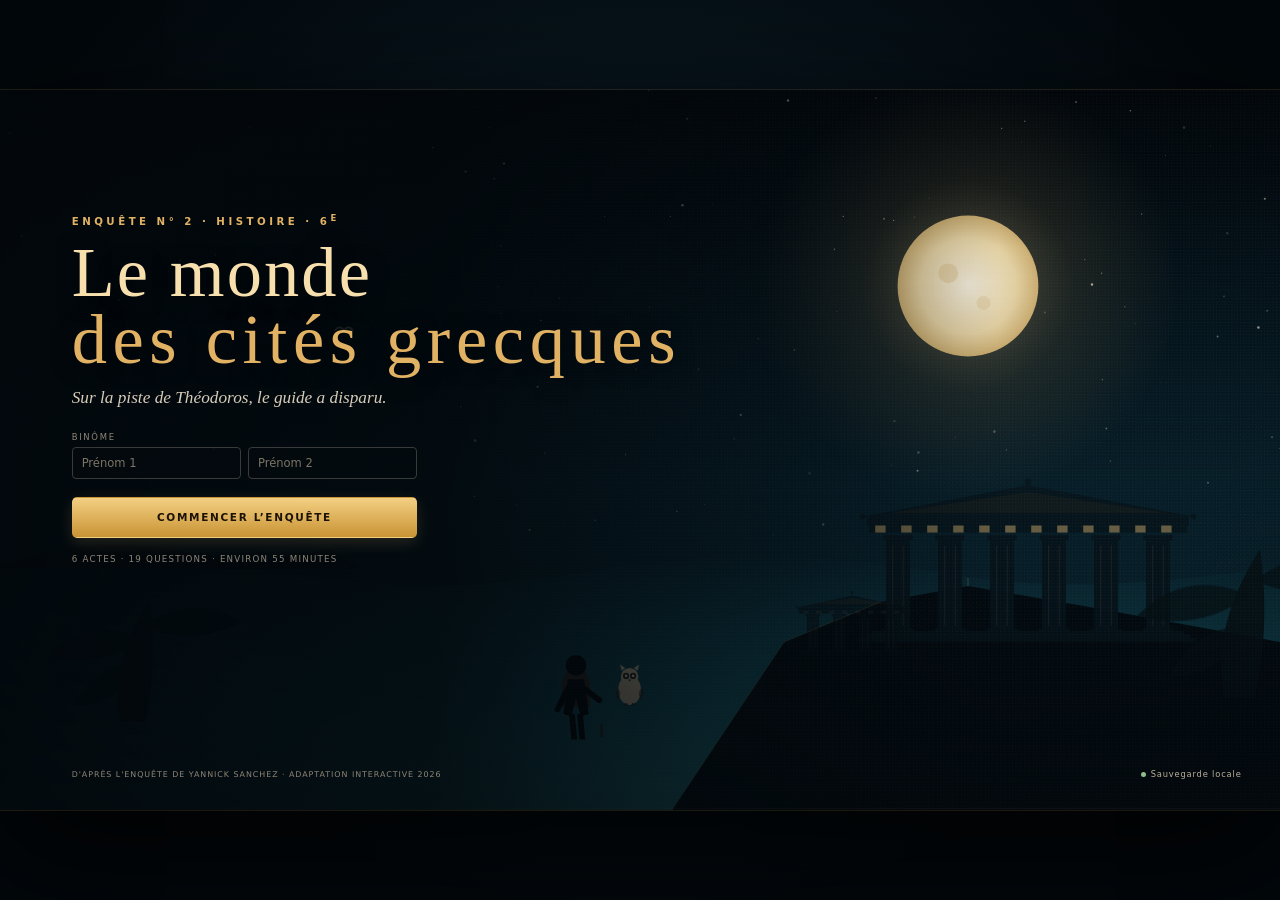
<file: index.html>
<!doctype html>
<html lang="fr">
<head>
<meta charset="utf-8">
<meta name="viewport" content="width=device-width, initial-scale=1, maximum-scale=1, viewport-fit=cover, user-scalable=no">
<meta name="theme-color" content="#050f16">
<meta name="description" content="Le monde des cités grecques — un jeu de piste interactif pour la classe de 6e : de Montpellier à Delphes, Athènes et au cap Sounion, sur la piste de Théodoros.">
<title>Le monde des cités grecques — Sur la piste de Théodoros</title>
<link rel="manifest" href="manifest.webmanifest">
<link rel="apple-touch-icon" href="icon-180.png">
<link rel="icon" href="icon-192.png">
<link rel="stylesheet" href="styles.css">
</head>
<body>

<svg class="sprite" aria-hidden="true" focusable="false">
  <symbol id="i-arrow" viewBox="0 0 24 24"><path d="M4 12h15M13 6l6 6-6 6" fill="none" stroke="currentColor" stroke-width="1.7" stroke-linecap="round" stroke-linejoin="round"/></symbol>
  <symbol id="i-map" viewBox="0 0 24 24"><path d="M3 6.5 8.5 4l7 3 5.5-2.5v15L15.5 22l-7-3L3 21.5z" fill="none" stroke="currentColor" stroke-width="1.6" stroke-linejoin="round"/><path d="M8.5 4v15M15.5 7v15" fill="none" stroke="currentColor" stroke-width="1.3"/></symbol>
  <symbol id="i-book" viewBox="0 0 24 24"><path d="M4 5.5c2.5-1.2 5.3-1.2 8 0v14c-2.7-1.2-5.5-1.2-8 0zM12 5.5c2.7-1.2 5.5-1.2 8 0v14c-2.5-1.2-5.3-1.2-8 0z" fill="none" stroke="currentColor" stroke-width="1.5" stroke-linejoin="round"/></symbol>
  <symbol id="i-question" viewBox="0 0 24 24"><circle cx="12" cy="12" r="9" fill="none" stroke="currentColor" stroke-width="1.5"/><path d="M9.4 9.2c0-1.6 1.2-2.7 2.7-2.7 1.6 0 2.7 1 2.7 2.5 0 1.2-.7 1.8-1.7 2.4-.8.5-1.1 1-1.1 1.8v.3" fill="none" stroke="currentColor" stroke-width="1.6" stroke-linecap="round"/><circle cx="12" cy="16.9" r="1" fill="currentColor"/></symbol>
  <symbol id="i-close" viewBox="0 0 24 24"><path d="m6 6 12 12M18 6 6 18" fill="none" stroke="currentColor" stroke-width="1.7" stroke-linecap="round"/></symbol>
  <symbol id="i-search" viewBox="0 0 24 24"><circle cx="10.5" cy="10.5" r="6.5" fill="none" stroke="currentColor" stroke-width="1.6"/><path d="m15.5 15.5 4.5 4.5" fill="none" stroke="currentColor" stroke-width="1.6" stroke-linecap="round"/></symbol>
  <symbol id="i-wifi" viewBox="0 0 24 24"><path d="M3.5 9.2a12.5 12.5 0 0 1 17 0M6.8 12.7a7.5 7.5 0 0 1 10.4 0M10 16.2a3 3 0 0 1 4 0" fill="none" stroke="currentColor" stroke-width="1.7" stroke-linecap="round"/><circle cx="12" cy="19.4" r="1.2" fill="currentColor"/></symbol>
  <symbol id="i-check" viewBox="0 0 24 24"><path d="m5 12.5 4.5 4.5L19 7" fill="none" stroke="currentColor" stroke-width="1.8" stroke-linecap="round" stroke-linejoin="round"/></symbol>
  <symbol id="i-rotate" viewBox="0 0 24 24"><path d="M20 8.5A8.5 8.5 0 1 0 20.2 15" fill="none" stroke="currentColor" stroke-width="1.6" stroke-linecap="round"/><path d="M20.5 4v5h-5" fill="none" stroke="currentColor" stroke-width="1.6" stroke-linecap="round" stroke-linejoin="round"/></symbol>
  <symbol id="i-print" viewBox="0 0 24 24"><path d="M7 9V4h10v5M7 17H5a2 2 0 0 1-2-2v-4a2 2 0 0 1 2-2h14a2 2 0 0 1 2 2v4a2 2 0 0 1-2 2h-2M7 14h10v6H7z" fill="none" stroke="currentColor" stroke-width="1.5" stroke-linejoin="round"/></symbol>
  <symbol id="i-spark" viewBox="0 0 24 24"><path d="M12 2.5 13.8 9l6.7 1.8-6.7 1.9L12 19.5l-1.8-6.8L3.5 10.8 10.2 9z" fill="none" stroke="currentColor" stroke-width="1.3" stroke-linejoin="round"/></symbol>
</svg>

<div id="app">
  <div id="game">
    <div id="stage">
      <div id="art" class="scene-art" aria-hidden="true"></div>
      <div class="vignette" aria-hidden="true"></div>

      <header class="hud" id="hud">
        <div class="chapter">
          <p class="eyebrow" id="hudEyebrow">Enquête · Grèce antique · 6e</p>
          <h1 id="hudTitle">Le monde des cités grecques</h1>
          <p id="hudPlace">Montpellier · 7 h 00</p>
        </div>
        <div class="hud-actions">
          <button class="icon-btn" id="btnMap" type="button" title="Carte du voyage"><svg class="ico"><use href="#i-map"/></svg><span>Carte</span></button>
          <button class="icon-btn" id="btnCarnet" type="button" title="Mon carnet"><svg class="ico"><use href="#i-book"/></svg><span>Carnet</span><b id="carnetCount">0/19</b></button>
          <button class="icon-btn" id="btnHelp" type="button" title="Consignes"><svg class="ico"><use href="#i-question"/></svg><span>Aide</span></button>
          <span class="save-pill" id="saveState"><i></i>Sauvegardé</span>
        </div>
      </header>

      <div id="hotspots" class="hotspots"></div>
      <aside id="qrail" class="qrail" aria-label="Questions de la scène"></aside>

      <div class="dialogue" id="dialogue">
        <p class="who" id="dlgWho">Narrateur</p>
        <p class="text" id="dlgText"></p>
        <button class="next" id="dlgNext" type="button">Continuer <svg class="ico"><use href="#i-arrow"/></svg></button>
      </div>

      <div class="progressline">
        <span id="sceneCounter">Étape 1 / 16</span>
        <span class="bar"><i id="progressBar"></i></span>
        <span id="progressLabel">0 / 19 questions</span>
      </div>

      <div class="act-stamp" id="actStamp" aria-hidden="true">Acte I</div>
    </div>

    <div class="title-screen" id="titleScreen">
      <div class="title-inner">
        <p class="kicker">Enquête n° 2 · Histoire · 6<sup>e</sup></p>
        <h1>Le monde<br><span>des cités grecques</span></h1>
        <p class="tag">Sur la piste de Théodoros, le guide a disparu.</p>
        <div class="names">
          <label>Binôme
            <span class="name-row">
              <input id="name1" type="text" placeholder="Prénom 1" maxlength="24" autocomplete="off" spellcheck="false">
              <input id="name2" type="text" placeholder="Prénom 2" maxlength="24" autocomplete="off" spellcheck="false">
            </span>
          </label>
        </div>
        <div class="title-actions">
          <button class="btn primary" id="btnStart" type="button">Commencer l'enquête</button>
          <button class="btn ghost" id="btnResume" type="button" hidden>Reprendre l'enquête</button>
        </div>
        <p class="meta">6 actes · 19 questions · environ 55 minutes</p>
      </div>
      <p class="title-foot">D'après l'enquête de Yannick Sanchez · adaptation interactive 2026</p>
      <p class="title-save"><i></i> Sauvegarde locale</p>
    </div>

    <div class="rotate" id="rotate">
      <svg class="ico"><use href="#i-rotate"/></svg>
      <p>Passez l'iPad en paysage</p>
    </div>

    <div class="modal-layer" id="modalLayer">
      <div class="panel" id="panel" role="dialog" aria-modal="true" aria-labelledby="panelTitle"></div>
    </div>

    <div id="toast" class="toast" role="status" aria-live="polite"></div>
  </div>
</div>
<div id="printRoot"></div>

<script src="art.js"></script>
<script src="data.js"></script>
<script src="app.js"></script>
</body>
</html>
</file>
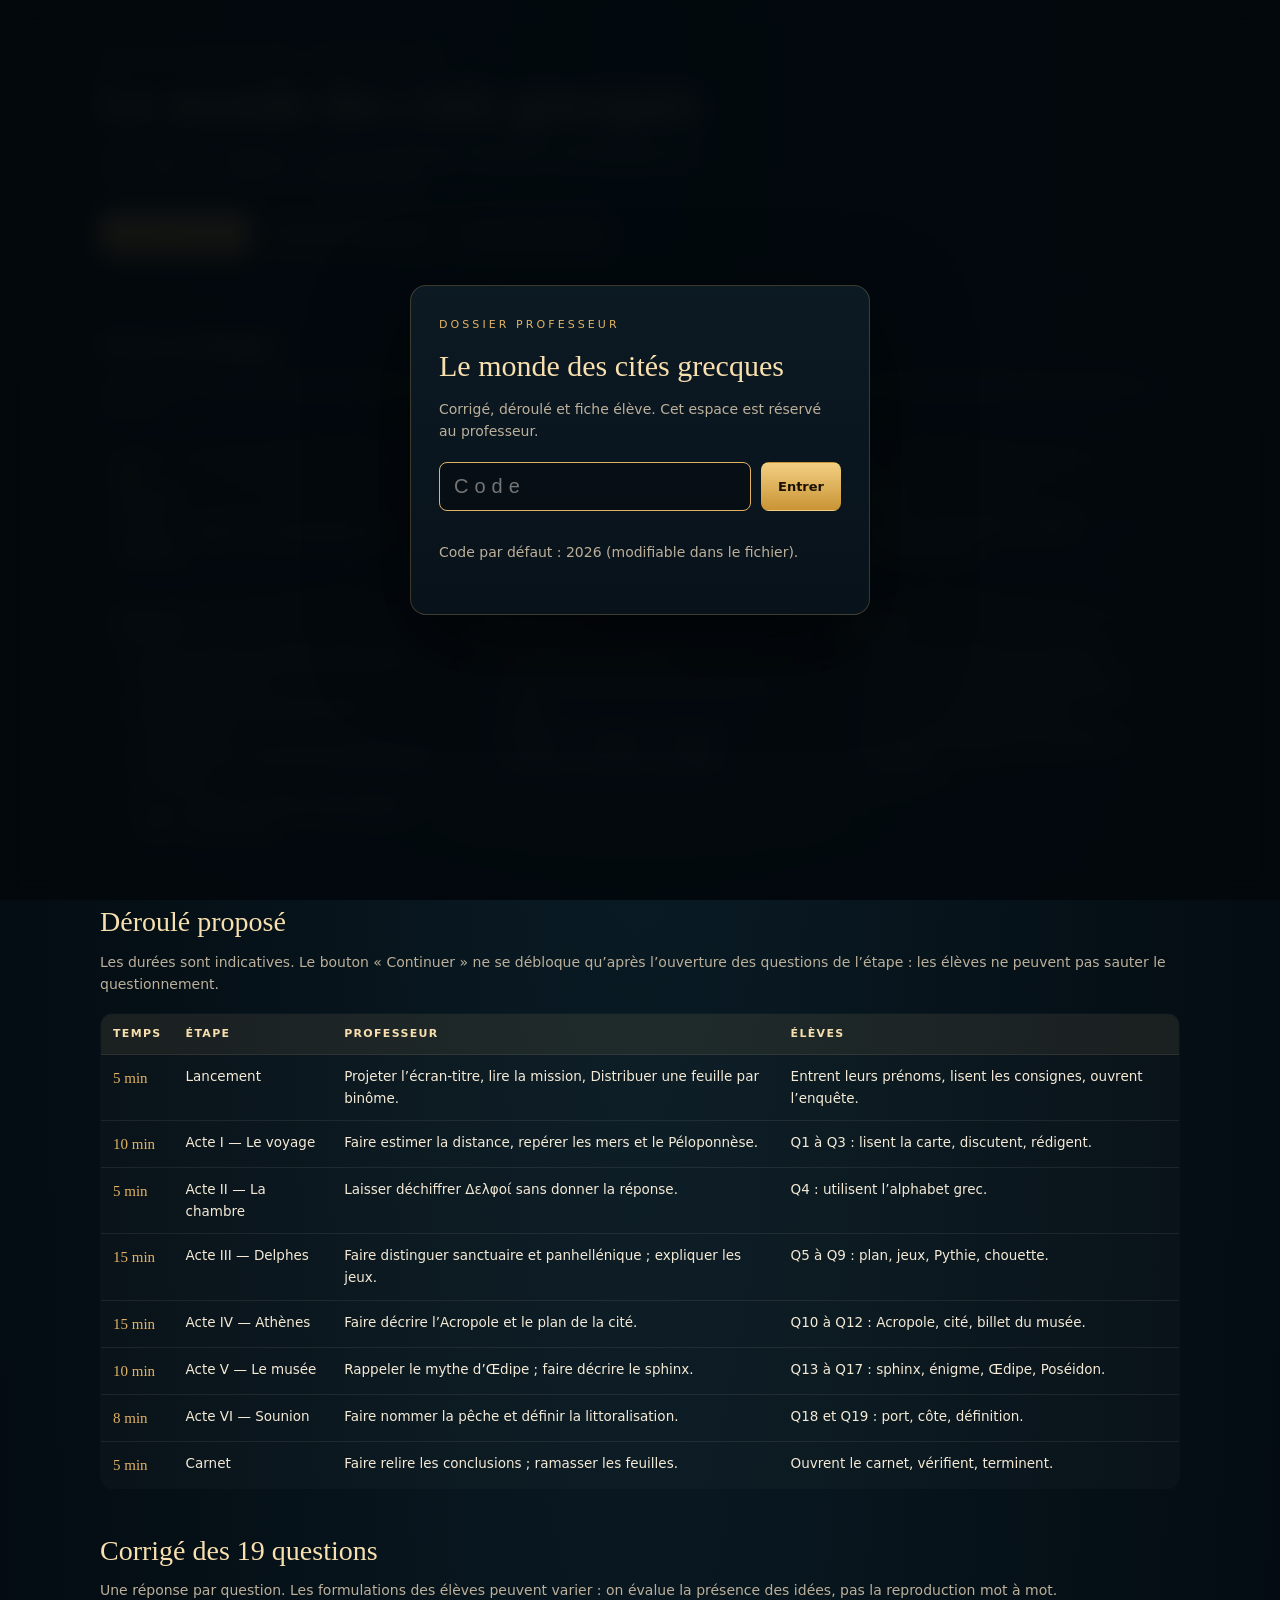
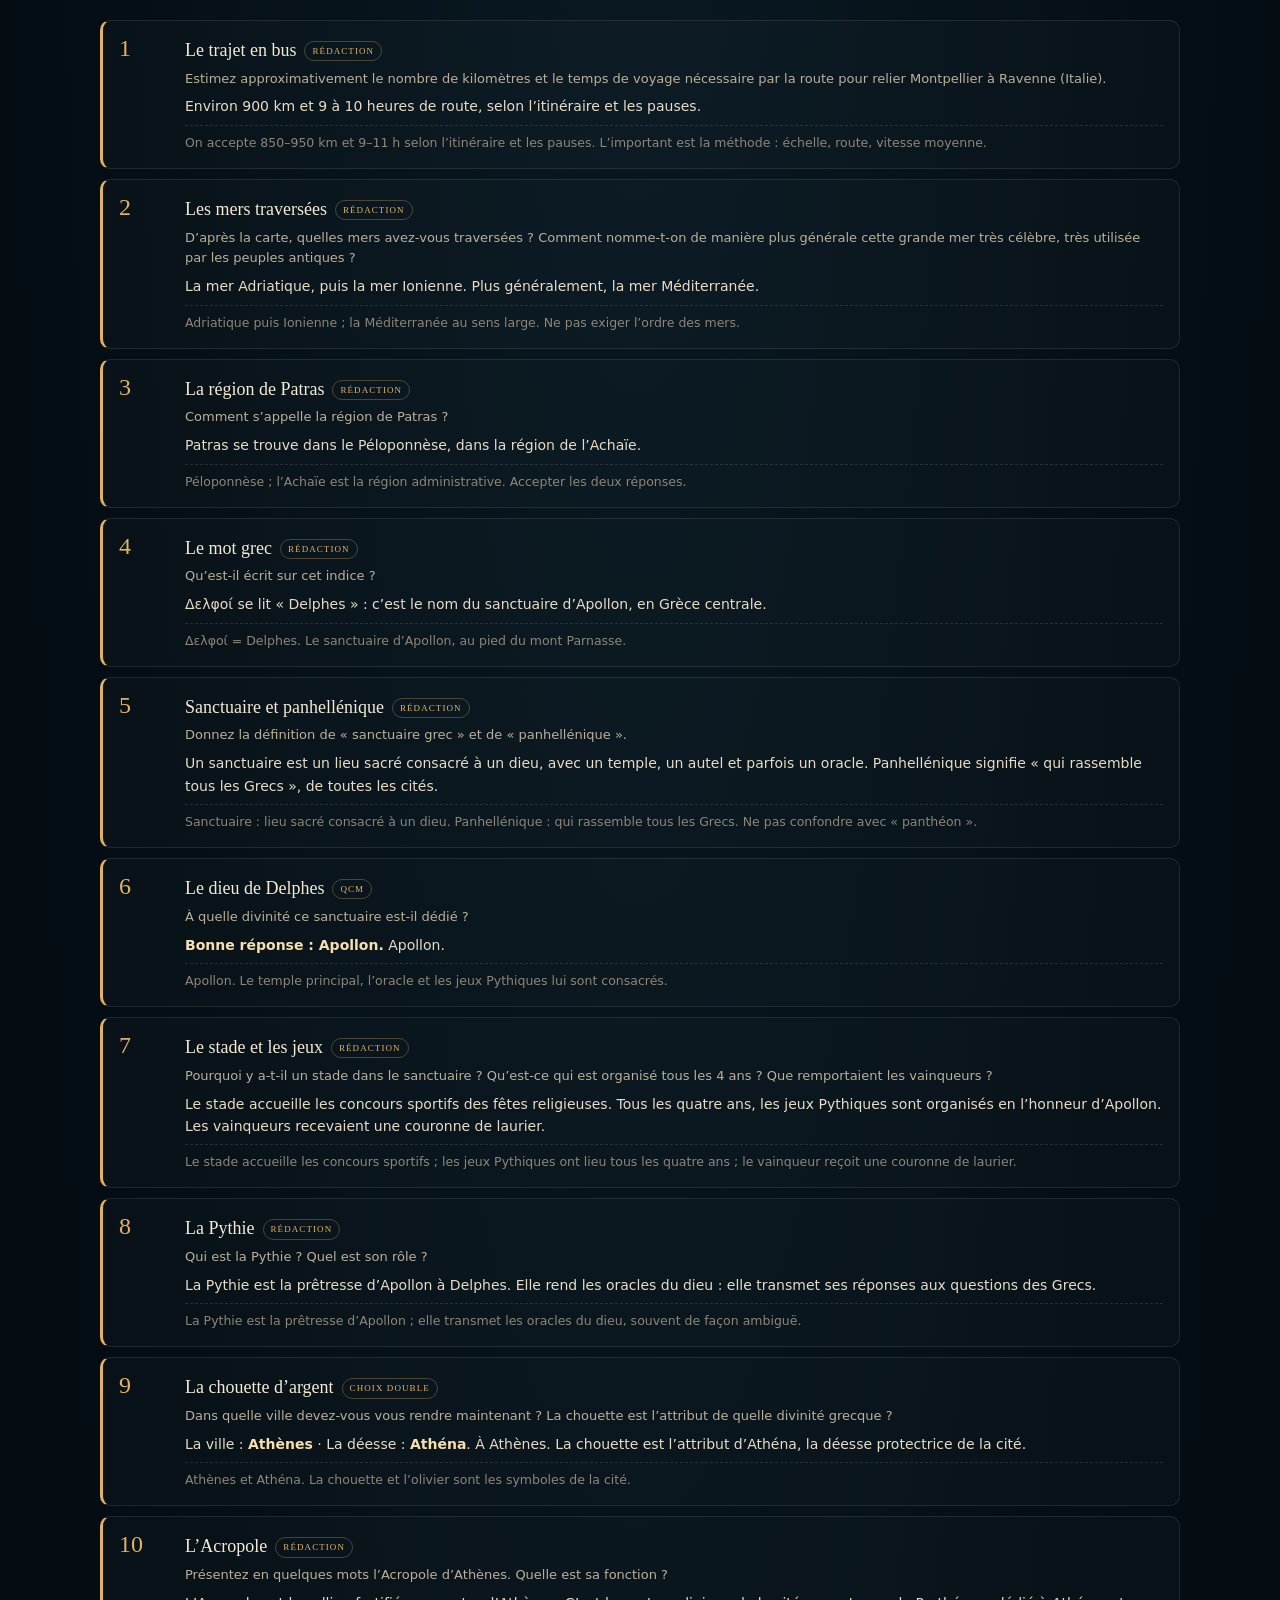
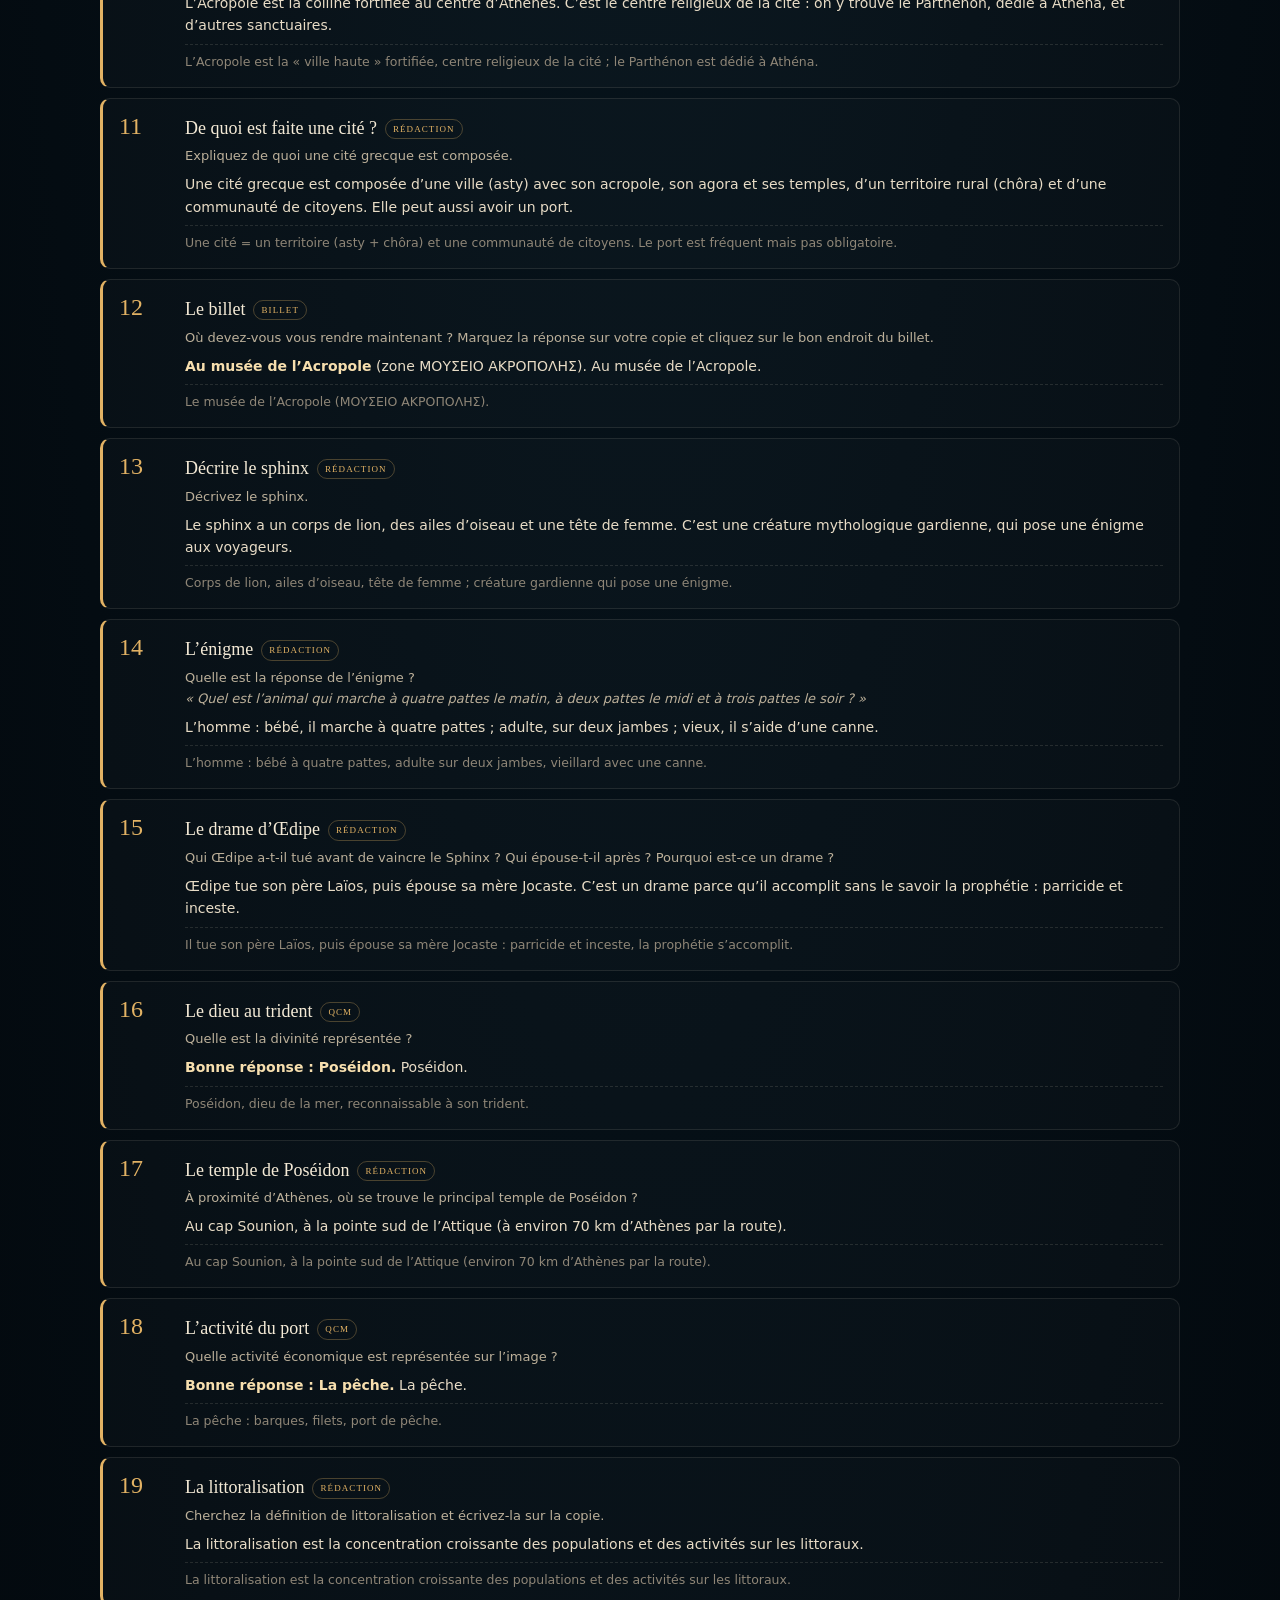
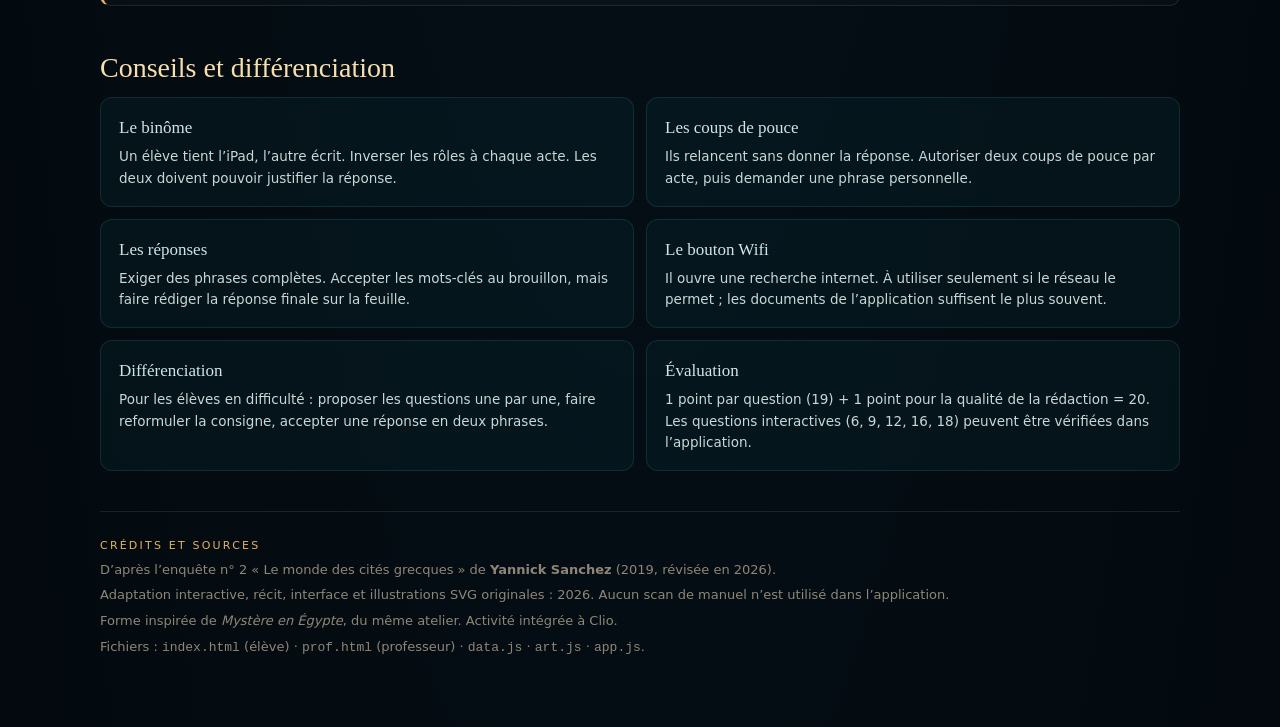
<file: prof.html>
<!doctype html>
<html lang="fr">
<head>
<meta charset="utf-8">
<meta name="viewport" content="width=device-width, initial-scale=1">
<meta name="theme-color" content="#050f16">
<title>Dossier professeur — Le monde des cités grecques</title>
<style>
  :root{
    --night:#050f16; --deep:#071a24; --panel:#0b1822; --panel2:#0e202b;
    --gold:#e2b264; --gold2:#f7dfae; --ivory:#f4ead6; --muted:#bcb09a; --dim:#8f8677;
    --line:rgba(226,178,100,.24); --good:#8fbf8a; --red:#d47b6a;
    --serif:Georgia,"Iowan Old Style","Palatino Linotype",serif;
    --sans:-apple-system,BlinkMacSystemFont,"Segoe UI",system-ui,sans-serif;
  }
  *{box-sizing:border-box}
  html,body{margin:0;padding:0;background:var(--night);color:var(--ivory);font-family:var(--sans);line-height:1.6}
  body{background:radial-gradient(ellipse at 50% 0%,#0a1c26 0%,#050f16 55%,#03090e 100%);min-height:100vh}
  a{color:var(--gold)}
  button{font:inherit;color:inherit}
  .gate{position:fixed;inset:0;z-index:50;display:grid;place-items:center;background:rgba(3,8,12,.92);backdrop-filter:blur(12px);padding:24px}
  .gate.hidden{display:none}
  .gate-card{width:min(460px,100%);background:linear-gradient(180deg,#0c1a24,#08121a);border:1px solid var(--line);border-radius:16px;padding:30px 28px;box-shadow:0 30px 90px rgba(0,0,0,.6)}
  .gate-card .kicker{margin:0 0 8px;font-size:11px;letter-spacing:.28em;text-transform:uppercase;color:var(--gold)}
  .gate-card h1{margin:0 0 8px;font-family:var(--serif);font-weight:400;font-size:30px;color:var(--gold2)}
  .gate-card p{margin:0 0 20px;color:var(--muted);font-size:14px}
  .gate-row{display:flex;gap:10px}
  .gate input{flex:1;min-width:0;padding:12px 14px;border-radius:8px;border:1px solid rgba(244,234,214,.2);background:rgba(0,0,0,.3);color:var(--ivory);font-size:20px;letter-spacing:.3em;outline:none}
  .gate input:focus{border-color:var(--gold)}
  .gate .err{min-height:20px;margin:10px 0 0;color:var(--red);font-size:13px}
  .hint{color:var(--dim);font-size:12px;margin-top:10px}
  .btn{display:inline-flex;align-items:center;justify-content:center;gap:8px;padding:10px 16px;border-radius:8px;border:1px solid rgba(226,178,100,.4);background:rgba(226,178,100,.06);color:var(--gold);font-size:13px;text-decoration:none;cursor:pointer;transition:.18s}
  .btn:hover{background:rgba(226,178,100,.14);border-color:var(--gold)}
  .btn.primary{background:linear-gradient(180deg,#f3cf83,#c99434);color:#1b1205;border-color:transparent;font-weight:700}
  .btn.primary:hover{filter:brightness(1.06)}
  .page{width:min(1080px,calc(100% - 40px));margin:0 auto;padding:48px 0 64px}
  .top{display:flex;align-items:flex-start;justify-content:space-between;gap:24px;flex-wrap:wrap;padding-bottom:26px;border-bottom:1px solid rgba(244,234,214,.12)}
  .top .kicker{margin:0 0 8px;font-size:11px;font-weight:700;letter-spacing:.28em;text-transform:uppercase;color:var(--gold)}
  .top h1{margin:0;font-family:var(--serif);font-weight:400;font-size:clamp(32px,4.4vw,52px);line-height:1.02;color:var(--gold2)}
  .top .sub{margin:12px 0 0;color:var(--muted);font-size:15px;max-width:640px}
  .top-actions{display:flex;gap:8px;flex-wrap:wrap;align-items:center}
  section{margin-top:40px}
  h2{margin:0 0 6px;font-family:var(--serif);font-weight:400;font-size:28px;color:var(--gold2)}
  .lead{margin:0 0 18px;color:var(--muted);font-size:14px}
  .cards{display:grid;grid-template-columns:repeat(3,1fr);gap:12px}
  .card{background:linear-gradient(180deg,rgba(226,178,100,.06),rgba(226,178,100,.02));border:1px solid rgba(226,178,100,.18);border-radius:12px;padding:16px 18px}
  .card h3{margin:0 0 5px;font-family:var(--serif);font-weight:400;font-size:18px;color:var(--gold2)}
  .card p{margin:0;color:#d6cab5;font-size:13.5px}
  .card .big{font-family:var(--serif);font-size:28px;color:var(--gold);line-height:1}
  .list{margin:8px 0 0;padding-left:20px;color:#d6cab5;font-size:14px}
  .list li{margin:4px 0}
  table{width:100%;border-collapse:collapse;font-size:13.5px;background:rgba(244,234,214,.02);border:1px solid rgba(244,234,214,.1);border-radius:12px;overflow:hidden}
  th,td{padding:11px 12px;border-bottom:1px solid rgba(244,234,214,.08);vertical-align:top;text-align:left}
  th{background:rgba(226,178,100,.08);color:var(--gold2);font-size:11px;letter-spacing:.12em;text-transform:uppercase;font-weight:700}
  tr:last-child td{border-bottom:0}
  td:first-child{white-space:nowrap;color:var(--gold);font-family:var(--serif);font-size:15px}
  .corrige{display:grid;gap:10px}
  .qitem{display:grid;grid-template-columns:52px 1fr;gap:14px;padding:15px 16px;border:1px solid rgba(244,234,214,.1);border-left:3px solid var(--gold);border-radius:10px;background:rgba(244,234,214,.02)}
  .qitem .qn{font-family:var(--serif);font-size:24px;color:var(--gold);line-height:1}
  .qitem h3{margin:0 0 4px;font-family:var(--serif);font-weight:400;font-size:18px;color:var(--ivory)}
  .qitem .qp{margin:0 0 6px;color:var(--muted);font-size:13px}
  .qitem .qa{margin:0;color:#e8dcc6;font-size:14px}
  .qitem .qa b{color:var(--gold2)}
  .qitem .note{margin:7px 0 0;color:var(--dim);font-size:12.5px;border-top:1px dashed rgba(244,234,214,.12);padding-top:7px}
  .qitem .type{display:inline-block;margin-left:8px;padding:2px 7px;border-radius:99px;border:1px solid rgba(226,178,100,.3);color:var(--gold);font-size:9px;letter-spacing:.12em;text-transform:uppercase;vertical-align:2px}
  .conseils{display:grid;grid-template-columns:1fr 1fr;gap:12px}
  .conseil{background:rgba(29,107,120,.09);border:1px solid rgba(29,107,120,.3);border-radius:12px;padding:16px 18px}
  .conseil h3{margin:0 0 5px;font-family:var(--serif);font-weight:400;font-size:17px;color:#cfe6e6}
  .conseil p{margin:0;color:#c8d8d6;font-size:13.5px}
  .credits{color:var(--dim);font-size:13px;border-top:1px solid rgba(244,234,214,.1);padding-top:20px}
  .credits p{margin:5px 0}
  .credit-title{color:var(--gold);font-size:11px;letter-spacing:.2em;text-transform:uppercase;margin-bottom:8px}
  #printArea{display:none}
  @media (max-width:820px){
    .cards{grid-template-columns:1fr 1fr}
    .conseils{grid-template-columns:1fr}
  }
  @media (max-width:560px){.cards{grid-template-columns:1fr}.page{padding-top:28px}}
  @media print{
    @page{size:A4;margin:14mm}
    html,body{background:#fff!important;color:#111!important}
    body.printing > *:not(#printArea){display:none!important}
    body.printing #printArea{display:block!important;color:#111;background:#fff;font-family:Georgia,serif}
    #printArea .sheet h1,#printArea .key h1{font-size:20pt;margin:0 0 4mm}
    #printArea .sheet .meta{font-size:10pt;color:#555;margin:0 0 7mm}
    #printArea .pq{margin:0 0 5mm;page-break-inside:avoid}
    #printArea .pn{font-weight:bold;font-size:10pt}
    #printArea .pp{font-size:10.5pt;margin:1mm 0 2mm}
    #printArea .pl{border-bottom:1px solid #999;height:7mm}
    #printArea .foot{margin-top:8mm;border-top:1px solid #999;padding-top:3mm;font-size:8.5pt;color:#555}
    #printArea .key ol{padding-left:6mm}
    #printArea .key li{margin-bottom:3.5mm;font-size:10pt;line-height:1.45}
    #printArea .key .kn{font-weight:bold}
    #printArea .key .bar{margin-top:6mm;border-top:1px solid #999;padding-top:3mm;font-size:9pt}
  }
</style>
</head>
<body>

<div class="gate" id="gate">
  <form class="gate-card" id="gateForm">
    <p class="kicker">Dossier professeur</p>
    <h1>Le monde des cités grecques</h1>
    <p>Corrigé, déroulé et fiche élève. Cet espace est réservé au professeur.</p>
    <div class="gate-row">
      <input id="code" type="password" inputmode="numeric" autocomplete="off" placeholder="Code" aria-label="Code professeur">
      <button class="btn primary" type="submit">Entrer</button>
    </div>
    <p class="err" id="err"></p>
    <p class="hint">Code par défaut : 2026 (modifiable dans le fichier).</p>
  </form>
</div>

<main class="page" id="page">
  <header class="top">
    <div>
      <p class="kicker">Dossier professeur · Histoire · 6<sup>e</sup></p>
      <h1>Le monde des cités grecques</h1>
      <p class="sub">Sur la piste de Théodoros — un jeu de piste pour découvrir la cité grecque, les sanctuaires, les mythes et la Méditerranée.</p>
    </div>
    <div class="top-actions">
      <a class="btn primary" href="index.html">Ouvrir l’activité</a>
      <button class="btn" type="button" data-print="sheet">Imprimer la fiche élève</button>
      <button class="btn" type="button" data-print="key">Imprimer le corrigé</button>
    </div>
  </header>

  <section>
    <h2>Fiche technique</h2>
    <p class="lead">Une enquête en binôme, à mener sur iPad en paysage. Les élèves répondent sur une feuille ; l’application raconte, montre les documents et garde un brouillon.</p>
    <div class="cards">
      <div class="card"><div class="big">6<sup>e</sup></div><h3>Niveau</h3><p>Histoire — thème 2 : le monde des cités grecques.</p></div>
      <div class="card"><div class="big">55–60</div><h3>Minutes</h3><p>6 actes, 19 questions, un carnet de conclusions.</p></div>
      <div class="card"><div class="big">2</div><h3>Par iPad</h3><p>Un binôme, une feuille, un crayon. Sauvegarde locale.</p></div>
    </div>
    <div class="cards" style="margin-top:12px">
      <div class="card">
        <h3>Objectifs</h3>
        <ul class="list">
          <li>Situer la Grèce, la Méditerranée et les étapes du voyage.</li>
          <li>Décrire une cité grecque et ses composantes.</li>
          <li>Comprendre un sanctuaire panhellénique et les jeux.</li>
          <li>Lire un mythe et prélever des indices dans un document.</li>
        </ul>
      </div>
      <div class="card">
        <h3>Compétences</h3>
        <ul class="list">
          <li>Se repérer dans l’espace.</li>
          <li>Analyser un document, une carte, une image.</li>
          <li>Rédiger une réponse construite.</li>
          <li>Travailler en binôme et justifier.</li>
        </ul>
      </div>
      <div class="card">
        <h3>Matériel</h3>
        <ul class="list">
          <li>Un iPad par binôme, en paysage.</li>
          <li>Une feuille et un crayon par binôme.</li>
          <li>L’activité ouverte dans Safari.</li>
          <li>Facultatif : écouteurs si la classe est bruyante.</li>
        </ul>
      </div>
    </div>
  </section>

  <section>
    <h2>Déroulé proposé</h2>
    <p class="lead">Les durées sont indicatives. Le bouton « Continuer » ne se débloque qu’après l’ouverture des questions de l’étape : les élèves ne peuvent pas sauter le questionnement.</p>
    <table>
      <thead><tr><th>Temps</th><th>Étape</th><th>Professeur</th><th>Élèves</th></tr></thead>
      <tbody>
        <tr><td>5 min</td><td>Lancement</td><td>Projeter l’écran-titre, lire la mission, Distribuer une feuille par binôme.</td><td>Entrent leurs prénoms, lisent les consignes, ouvrent l’enquête.</td></tr>
        <tr><td>10 min</td><td>Acte I — Le voyage</td><td>Faire estimer la distance, repérer les mers et le Péloponnèse.</td><td>Q1 à Q3 : lisent la carte, discutent, rédigent.</td></tr>
        <tr><td>5 min</td><td>Acte II — La chambre</td><td>Laisser déchiffrer Δελφοί sans donner la réponse.</td><td>Q4 : utilisent l’alphabet grec.</td></tr>
        <tr><td>15 min</td><td>Acte III — Delphes</td><td>Faire distinguer sanctuaire et panhellénique ; expliquer les jeux.</td><td>Q5 à Q9 : plan, jeux, Pythie, chouette.</td></tr>
        <tr><td>15 min</td><td>Acte IV — Athènes</td><td>Faire décrire l’Acropole et le plan de la cité.</td><td>Q10 à Q12 : Acropole, cité, billet du musée.</td></tr>
        <tr><td>10 min</td><td>Acte V — Le musée</td><td>Rappeler le mythe d’Œdipe ; faire décrire le sphinx.</td><td>Q13 à Q17 : sphinx, énigme, Œdipe, Poséidon.</td></tr>
        <tr><td>8 min</td><td>Acte VI — Sounion</td><td>Faire nommer la pêche et définir la littoralisation.</td><td>Q18 et Q19 : port, côte, définition.</td></tr>
        <tr><td>5 min</td><td>Carnet</td><td>Faire relire les conclusions ; ramasser les feuilles.</td><td>Ouvrent le carnet, vérifient, terminent.</td></tr>
      </tbody>
    </table>
  </section>

  <section>
    <h2>Corrigé des 19 questions</h2>
    <p class="lead">Une réponse par question. Les formulations des élèves peuvent varier : on évalue la présence des idées, pas la reproduction mot à mot.</p>
    <div class="corrige" id="corrigeList"></div>
  </section>

  <section>
    <h2>Conseils et différenciation</h2>
    <div class="conseils">
      <div class="conseil"><h3>Le binôme</h3><p>Un élève tient l’iPad, l’autre écrit. Inverser les rôles à chaque acte. Les deux doivent pouvoir justifier la réponse.</p></div>
      <div class="conseil"><h3>Les coups de pouce</h3><p>Ils relancent sans donner la réponse. Autoriser deux coups de pouce par acte, puis demander une phrase personnelle.</p></div>
      <div class="conseil"><h3>Les réponses</h3><p>Exiger des phrases complètes. Accepter les mots-clés au brouillon, mais faire rédiger la réponse finale sur la feuille.</p></div>
      <div class="conseil"><h3>Le bouton Wifi</h3><p>Il ouvre une recherche internet. À utiliser seulement si le réseau le permet ; les documents de l’application suffisent le plus souvent.</p></div>
      <div class="conseil"><h3>Différenciation</h3><p>Pour les élèves en difficulté : proposer les questions une par une, faire reformuler la consigne, accepter une réponse en deux phrases.</p></div>
      <div class="conseil"><h3>Évaluation</h3><p>1 point par question (19) + 1 point pour la qualité de la rédaction = 20. Les questions interactives (6, 9, 12, 16, 18) peuvent être vérifiées dans l’application.</p></div>
    </div>
  </section>

  <section class="credits">
    <p class="credit-title">Crédits et sources</p>
    <p>D’après l’enquête n° 2 « Le monde des cités grecques » de <b>Yannick Sanchez</b> (2019, révisée en 2026).</p>
    <p>Adaptation interactive, récit, interface et illustrations SVG originales : 2026. Aucun scan de manuel n’est utilisé dans l’application.</p>
    <p>Forme inspirée de <i>Mystère en Égypte</i>, du même atelier. Activité intégrée à Clio.</p>
    <p>Fichiers : <code>index.html</code> (élève) · <code>prof.html</code> (professeur) · <code>data.js</code> · <code>art.js</code> · <code>app.js</code>.</p>
  </section>
</main>

<div id="printArea"></div>

<script src="data.js"></script>
<script>
(function () {
  'use strict';
  const CODE = '2026';
  const gate = document.getElementById('gate');
  const form = document.getElementById('gateForm');
  const input = document.getElementById('code');
  const err = document.getElementById('err');
  const $ = (s) => document.querySelector(s);
  const esc = (v) => String(v).replace(/[&<>"']/g, (c) => ({ '&': '&amp;', '<': '&lt;', '>': '&gt;', '"': '&quot;', "'": '&#39;' }[c]));

  function unlock() {
    gate.classList.add('hidden');
    sessionStorage.setItem('grece-prof', 'ok');
  }
  if (sessionStorage.getItem('grece-prof') === 'ok') gate.classList.add('hidden');
  if (new URLSearchParams(location.search).get('code') === CODE) unlock();
  form.addEventListener('submit', (e) => {
    e.preventDefault();
    if (input.value.trim() === CODE) unlock();
    else { err.textContent = 'Code incorrect. Réessayez.'; input.select(); }
  });
  input.focus();

  const NOTES = {
    q1: 'On accepte 850–950 km et 9–11 h selon l’itinéraire et les pauses. L’important est la méthode : échelle, route, vitesse moyenne.',
    q2: 'Adriatique puis Ionienne ; la Méditerranée au sens large. Ne pas exiger l’ordre des mers.',
    q3: 'Péloponnèse ; l’Achaïe est la région administrative. Accepter les deux réponses.',
    q4: 'Δελφοί = Delphes. Le sanctuaire d’Apollon, au pied du mont Parnasse.',
    q5: 'Sanctuaire : lieu sacré consacré à un dieu. Panhellénique : qui rassemble tous les Grecs. Ne pas confondre avec « panthéon ».',
    q6: 'Apollon. Le temple principal, l’oracle et les jeux Pythiques lui sont consacrés.',
    q7: 'Le stade accueille les concours sportifs ; les jeux Pythiques ont lieu tous les quatre ans ; le vainqueur reçoit une couronne de laurier.',
    q8: 'La Pythie est la prêtresse d’Apollon ; elle transmet les oracles du dieu, souvent de façon ambiguë.',
    q9: 'Athènes et Athéna. La chouette et l’olivier sont les symboles de la cité.',
    q10: 'L’Acropole est la « ville haute » fortifiée, centre religieux de la cité ; le Parthénon est dédié à Athéna.',
    q11: 'Une cité = un territoire (asty + chôra) et une communauté de citoyens. Le port est fréquent mais pas obligatoire.',
    q12: 'Le musée de l’Acropole (ΜΟΥΣΕΙΟ ΑΚΡΟΠΟΛΗΣ).',
    q13: 'Corps de lion, ailes d’oiseau, tête de femme ; créature gardienne qui pose une énigme.',
    q14: 'L’homme : bébé à quatre pattes, adulte sur deux jambes, vieillard avec une canne.',
    q15: 'Il tue son père Laïos, puis épouse sa mère Jocaste : parricide et inceste, la prophétie s’accomplit.',
    q16: 'Poséidon, dieu de la mer, reconnaissable à son trident.',
    q17: 'Au cap Sounion, à la pointe sud de l’Attique (environ 70 km d’Athènes par la route).',
    q18: 'La pêche : barques, filets, port de pêche.',
    q19: 'La littoralisation est la concentration croissante des populations et des activités sur les littoraux.'
  };

  const questions = Object.values(GREECE.QUESTIONS).sort((a, b) => a.n - b.n);
  const typeLabel = { open: 'Rédaction', choice: 'QCM', duo: 'Choix double', ticket: 'Billet' };

  function answerHtml(q) {
    if (q.kind === 'choice') {
      return `<b>Bonne réponse : ${esc(q.options[q.correct])}.</b> ${esc(q.answer)}`;
    }
    if (q.kind === 'duo') {
      const parts = q.parts.map((p) => `${esc(p.label)} : <b>${esc(p.options[p.correct])}</b>`).join(' · ');
      return `${parts}. ${esc(q.answer)}`;
    }
    if (q.kind === 'ticket') {
      return `<b>Au musée de l’Acropole</b> (zone ΜΟΥΣΕΙΟ ΑΚΡΟΠΟΛΗΣ). ${esc(q.answer)}`;
    }
    return esc(q.answer);
  }

  function renderCorrige() {
    const host = document.getElementById('corrigeList');
    host.innerHTML = questions.map((q) => `
      <article class="qitem">
        <div class="qn">${q.n}</div>
        <div>
          <h3>${esc(q.title)}<span class="type">${typeLabel[q.kind] || 'Question'}</span></h3>
          <p class="qp">${esc(q.prompt)}${q.sub ? '<br><i>' + esc(q.sub) + '</i>' : ''}</p>
          <p class="qa">${answerHtml(q)}</p>
          ${NOTES[q.id] ? `<p class="note">${esc(NOTES[q.id])}</p>` : ''}
        </div>
      </article>`).join('');
  }

  function sheetHtml() {
    const rows = questions.map((q) => `
      <div class="pq">
        <div class="pn">Question ${q.n} — ${esc(q.title)}</div>
        <div class="pp">${esc(q.prompt)}${q.sub ? '<br><i>' + esc(q.sub) + '</i>' : ''}</div>
        <div class="pl"></div><div class="pl"></div><div class="pl"></div>
      </div>`).join('');
    return `<div class="sheet">
      <h1>Le monde des cités grecques — mon carnet d’enquête</h1>
      <p class="meta">Sur la piste de Théodoros · Histoire · 6<sup>e</sup> · Nom : ................................ Prénom : ................................ Classe : ........</p>
      ${rows}
      <p class="foot">Le monde des cités grecques · d’après l’enquête de Yannick Sanchez · adaptation 2026</p>
    </div>`;
  }

  function keyHtml() {
    const items = questions.map((q) => `<li><span class="kn">Question ${q.n} — ${esc(q.title)} :</span> ${answerHtml(q)}${NOTES[q.id] ? ' <i>' + esc(NOTES[q.id]) + '</i>' : ''}</li>`).join('');
    return `<div class="key">
      <h1>Corrigé — Le monde des cités grecques</h1>
      <p class="meta">19 questions · 1 point par question + 1 point de rédaction = 20</p>
      <ol>${items}</ol>
      <p class="bar"><b>Barème :</b> 19 points de connaissances + 1 point pour la qualité des phrases. Les questions 6, 9, 12, 16 et 18 sont interactives et peuvent être vérifiées dans l’application.</p>
    </div>`;
  }

  function preparePrint(kind) {
    const area = document.getElementById('printArea');
    area.innerHTML = kind === 'key' ? keyHtml() : sheetHtml();
    document.body.classList.add('printing');
  }

  function printContent(kind) {
    preparePrint(kind);
    setTimeout(() => window.print(), 60);
  }

  window.addEventListener('afterprint', () => document.body.classList.remove('printing'));

  document.querySelectorAll('[data-print]').forEach((btn) => {
    btn.addEventListener('click', () => printContent(btn.dataset.print));
  });

  const printParam = new URLSearchParams(location.search).get('print');
  if (printParam === 'sheet' || printParam === 'key') setTimeout(() => preparePrint(printParam), 300);

  renderCorrige();

  if ('serviceWorker' in navigator && location.protocol === 'https:') {
    navigator.serviceWorker.register('./sw.js').catch(() => {});
  }
})();
</script>
</body>
</html>
</file>
<file: styles.css>
/* ============================================================
   LE MONDE DES CITÉS GRECQUES — interface
   Un jeu de piste pour iPad, en 16:9.
   ============================================================ */

:root{
  --night:#050f16;
  --deep:#071a24;
  --sea:#0d3b4a;
  --sea-2:#1d6b78;
  --gold:#e2b264;
  --gold-2:#f7dfae;
  --gold-dark:#a8782d;
  --ivory:#f4ead6;
  --muted:#bcb09a;
  --dim:#8f8677;
  --terra:#c06a48;
  --olive:#7d8a5f;
  --line:rgba(226,178,100,.28);
  --panel:#0a141c;
  --shadow:0 30px 80px rgba(0,0,0,.6);
  --serif:Georgia,"Iowan Old Style","Palatino Linotype","Times New Roman",serif;
  --sans:-apple-system,BlinkMacSystemFont,"Segoe UI",system-ui,sans-serif;
  --mono:"SFMono-Regular",Consolas,"Courier New",monospace;
}

*{box-sizing:border-box}
[hidden]{display:none!important}
html,body{margin:0;padding:0;height:100%;background:#02070b;color:var(--ivory);font-family:var(--sans);overflow:hidden;-webkit-tap-highlight-color:transparent;touch-action:manipulation}
button,input,textarea{font:inherit;color:inherit}
button{background:none;border:0;cursor:pointer;-webkit-tap-highlight-color:transparent}
::selection{background:rgba(226,178,100,.32)}
.sprite{position:absolute;width:0;height:0;overflow:hidden}
.ico{width:1.2em;height:1.2em;display:inline-block;vertical-align:-.2em;flex:none}

#app{min-height:100dvh;display:flex;align-items:center;justify-content:center;background:radial-gradient(ellipse at 50% 38%,#0a1c26 0%,#02070b 72%)}
#game{
  position:relative;
  width:min(100vw,177.78vh);
  height:min(100vh,56.25vw);
  aspect-ratio:16/9;
  container-type:inline-size;
  overflow:hidden;
  background:#02070b;
  box-shadow:0 0 0 1px rgba(226,178,100,.12),0 40px 110px rgba(0,0,0,.85);
  user-select:none;
}
#stage{position:absolute;inset:0;overflow:hidden}

/* ---------- décor ---------- */
.scene-art{position:absolute;inset:0;transition:opacity .2s ease}
.scene-art svg{position:absolute;inset:0;width:100%;height:100%;display:block}
.scene-in{animation:sceneIn .8s cubic-bezier(.2,.7,.2,1) both}
.debug .scene-in{animation:none!important}
@keyframes sceneIn{from{opacity:0;transform:scale(1.03)}to{opacity:1;transform:scale(1)}}
.vignette{
  position:absolute;inset:0;pointer-events:none;z-index:3;
  background:
    linear-gradient(180deg,rgba(3,8,12,.3) 0%,rgba(3,8,12,.02) 22%,rgba(3,8,12,0) 56%,rgba(3,8,12,.52) 100%),
    radial-gradient(ellipse at 50% 45%,transparent 66%,rgba(2,6,10,.16) 100%);
}
.vignette::after{
  content:"";position:absolute;inset:0;opacity:.35;
  background-image:radial-gradient(rgba(244,234,214,.10) .5px,transparent .6px);
  background-size:3px 3px;mix-blend-mode:soft-light;
}

/* ---------- HUD ---------- */
.hud{
  position:absolute;top:2.1cqw;left:2.8cqw;right:2.8cqw;z-index:20;
  display:flex;align-items:flex-start;justify-content:space-between;gap:2cqw;pointer-events:none;
}
.hud > *{pointer-events:auto}
.chapter{max-width:52%}
.chapter .eyebrow{
  margin:0 0 .35cqw;font-size:.72cqw;font-weight:600;letter-spacing:.28em;text-transform:uppercase;color:var(--gold);
  text-shadow:0 1px 8px rgba(0,0,0,.7);
}
.chapter h1{
  margin:0;font-family:var(--serif);font-weight:400;font-size:1.85cqw;line-height:1.08;color:var(--ivory);
  text-shadow:0 2px 14px rgba(0,0,0,.8);letter-spacing:.01em;
}
.chapter #hudPlace{margin:.35cqw 0 0;font-size:.85cqw;color:var(--muted);letter-spacing:.04em;text-shadow:0 1px 8px #000}
.hud-actions{display:flex;align-items:center;gap:.55cqw;flex-wrap:wrap;justify-content:flex-end}
.icon-btn{
  display:inline-flex;align-items:center;gap:.45cqw;min-height:2.6cqw;
  padding:.5cqw .8cqw;border:1px solid rgba(244,234,214,.16);border-radius:.45cqw;
  background:rgba(4,10,15,.55);backdrop-filter:blur(10px);color:var(--ivory);
  font-size:.78cqw;letter-spacing:.08em;transition:.18s;
}
.icon-btn:hover,.icon-btn:focus-visible{border-color:rgba(226,178,100,.55);background:rgba(226,178,100,.10)}
.icon-btn .ico{width:1.15cqw;height:1.15cqw}
.icon-btn b{font-weight:600;color:var(--gold);font-size:.72cqw;letter-spacing:.06em}
.save-pill{
  display:inline-flex;align-items:center;gap:.4cqw;font-size:.68cqw;letter-spacing:.1em;color:var(--muted);
  padding:.45cqw .6cqw;border-radius:99px;background:rgba(4,10,15,.4)
}
.save-pill i{width:.42cqw;height:.42cqw;border-radius:50%;background:#8fbf8a;display:block;box-shadow:0 0 .5cqw rgba(143,191,138,.7)}

/* ---------- pastilles d'indice ---------- */
.hotspots{position:absolute;inset:0;z-index:15;pointer-events:none}
.hotspot{
  position:absolute;transform:translate(-50%,-50%);pointer-events:auto;
  display:flex;align-items:center;gap:.45cqw;
  padding:.42cqw .62cqw .42cqw .45cqw;border-radius:99px;
  background:rgba(4,10,15,.62);border:1px solid rgba(226,178,100,.45);
  backdrop-filter:blur(8px);color:var(--gold-2);font-size:.72cqw;letter-spacing:.06em;
  box-shadow:0 4px 20px rgba(0,0,0,.35);
  transition:transform .18s ease,background .18s ease,border-color .18s ease;
  animation:hotspotIn .5s ease both;
}
.hotspot::before{
  content:"";width:.55cqw;height:.55cqw;border-radius:50%;background:var(--gold);
  box-shadow:0 0 0 .18cqw rgba(226,178,100,.14),0 0 .9cqw rgba(226,178,100,.7);
  animation:pulse 2.6s ease-in-out infinite;
}
.hotspot:hover,.hotspot:focus-visible{transform:translate(-50%,-50%) scale(1.06);background:rgba(226,178,100,.16);border-color:var(--gold)}
.hotspot .ico{width:.85cqw;height:.85cqw;opacity:.85}
.hotspot .hs-label{white-space:nowrap}
@keyframes pulse{0%,100%{transform:scale(.86);opacity:.55}50%{transform:scale(1.12);opacity:1}}
@keyframes hotspotIn{from{opacity:0;transform:translate(-50%,-42%)}to{opacity:1;transform:translate(-50%,-50%)}}

/* ---------- rail des questions ---------- */
.qrail{
  position:absolute;right:2.8cqw;bottom:3.4cqw;z-index:22;
  display:flex;flex-direction:column;gap:.55cqw;width:17.2cqw;
}
.qrail:empty{display:none}
.qrail-head{
  font-size:.64cqw;letter-spacing:.2em;text-transform:uppercase;color:var(--gold);
  opacity:.85;margin:0 0 .1cqw;padding-left:.1cqw
}
.qchip{
  display:flex;align-items:center;gap:.55cqw;text-align:left;
  padding:.55cqw .65cqw;border-radius:.45cqw;
  border:1px solid rgba(244,234,214,.16);background:rgba(4,10,15,.62);
  backdrop-filter:blur(8px);color:var(--ivory);font-size:.78cqw;line-height:1.3;
  transition:.16s;box-shadow:0 5px 18px rgba(0,0,0,.22)
}
.qchip:hover,.qchip:focus-visible{border-color:rgba(226,178,100,.6);background:rgba(226,178,100,.10)}
.qchip .num{
  flex:none;width:1.65cqw;height:1.65cqw;border-radius:50%;display:grid;place-items:center;
  border:1px solid rgba(226,178,100,.4);color:var(--gold);font-family:var(--mono);font-size:.66cqw
}
.qchip.done .num{background:rgba(226,178,100,.92);color:#1b1205;border-color:transparent}
.qchip .qt{display:block;font-size:.76cqw;color:var(--ivory);line-height:1.25}
.qchip .qs{display:block;font-size:.62cqw;color:var(--dim);letter-spacing:.06em;margin-top:.12cqw}
.qchip.done{opacity:.78}
.qchip.done .qt{color:var(--muted)}
.qrail-hint{
  font-size:.64cqw;line-height:1.45;color:var(--dim);letter-spacing:.03em;
  padding:.3cqw .1cqw 0
}

/* ---------- dialogue ---------- */
.dialogue{
  position:absolute;left:2.8cqw;bottom:2.4cqw;width:61cqw;z-index:25;
  padding:1.05cqw 1.3cqw .95cqw;
  background:linear-gradient(180deg,rgba(6,13,19,.93),rgba(4,9,14,.97));
  border:1px solid rgba(226,178,100,.3);border-left:.24cqw solid var(--gold);
  border-radius:.5cqw;box-shadow:0 22px 60px rgba(0,0,0,.55);
  backdrop-filter:blur(12px);
  transition:opacity .3s ease,transform .3s ease;
}
.dialogue.hidden{opacity:0;transform:translateY(1cqw);pointer-events:none;visibility:hidden}
.dialogue .who{
  margin:0 0 .42cqw;display:flex;align-items:center;gap:.6cqw;
  font-size:.7cqw;font-weight:600;letter-spacing:.24em;text-transform:uppercase;color:var(--gold)
}
.dialogue .who::after{content:"";flex:1;height:1px;background:rgba(226,178,100,.18)}
.dialogue .text{
  margin:0;min-height:4.4cqw;padding-right:2.4cqw;
  font-size:1.48cqw;line-height:1.6;color:#efe4d0;font-family:var(--serif)
}
.dialogue .text .cursor{display:inline-block;width:.42cqw;height:1.05em;background:var(--gold);vertical-align:-.12em;margin-left:.12cqw;animation:blink .9s steps(1) infinite}
@keyframes blink{50%{opacity:0}}
.dialogue .next{
  position:absolute;right:1.1cqw;bottom:.8cqw;display:inline-flex;align-items:center;gap:.35cqw;
  font-size:.72cqw;letter-spacing:.12em;color:var(--gold);transition:.16s;min-height:2cqw
}
.dialogue .next:hover,.dialogue .next:focus-visible{color:var(--gold-2)}
.dialogue .next .ico{width:.9cqw;height:.9cqw}
.dialogue .next.ready{color:var(--gold-2)}
.dialogue .next .dot{width:.38cqw;height:.38cqw;border-radius:50%;background:var(--gold);display:none}
.dialogue .next.locked{color:var(--dim)}
.dialogue .next.locked .ico{opacity:.5}

/* ---------- progression ---------- */
.progressline{
  position:absolute;left:2.8cqw;bottom:.95cqw;z-index:24;width:28cqw;
  display:flex;align-items:center;gap:.6cqw;font-size:.62cqw;color:var(--dim);letter-spacing:.1em;text-transform:uppercase
}
.progressline .bar{flex:1;height:.22cqw;border-radius:99px;background:rgba(244,234,214,.14);overflow:hidden}
.progressline .bar i{display:block;height:100%;width:0;background:linear-gradient(90deg,#8e6524,var(--gold));transition:width .5s ease}
.act-stamp{
  position:absolute;right:2.2cqw;bottom:1.4cqw;z-index:10;
  font-family:var(--serif);font-size:8cqw;line-height:1;color:rgba(226,178,100,.10);
  letter-spacing:-.04em;pointer-events:none
}

/* ---------- écran-titre ---------- */
.title-screen{
  position:absolute;inset:0;z-index:30;
  background:linear-gradient(90deg,rgba(2,7,11,.94) 0%,rgba(2,7,11,.82) 34%,rgba(2,7,11,.35) 62%,rgba(2,7,11,0) 78%);
  transition:opacity .6s ease,visibility .6s;
}
.title-screen.hidden{opacity:0;visibility:hidden;pointer-events:none}
.title-inner{position:absolute;left:5.6cqw;top:9.6cqw;width:52cqw}
.title-inner .kicker{margin:0 0 .9cqw;font-size:.8cqw;font-weight:600;letter-spacing:.34em;text-transform:uppercase;color:var(--gold)}
.title-inner h1{
  margin:0;font-family:var(--serif);font-weight:400;font-size:5.5cqw;line-height:.96;letter-spacing:.03em;
  color:var(--gold-2);text-shadow:0 .2cqw 1.6cqw rgba(0,0,0,.55)
}
.title-inner h1 span{display:block;color:var(--gold);letter-spacing:.08em}
.title-inner .tag{
  margin:1.1cqw 0 1.9cqw;font-family:var(--serif);font-style:italic;font-size:1.35cqw;color:#e9ddc8;opacity:.92
}
.names{margin:0 0 1.4cqw;width:27cqw}
.names label{display:block;font-size:.66cqw;letter-spacing:.2em;text-transform:uppercase;color:var(--dim)}
.name-row{display:flex;gap:.55cqw;margin-top:.35cqw}
.names input{
  width:50%;padding:.62cqw .7cqw;border-radius:.35cqw;border:1px solid rgba(244,234,214,.22);
  background:rgba(4,10,15,.5);color:var(--ivory);font-size:.9cqw;outline:none;transition:.18s
}
.names input::placeholder{color:#7c7466}
.names input:focus{border-color:var(--gold);box-shadow:0 0 0 .16cqw rgba(226,178,100,.12)}
.title-actions{display:flex;flex-direction:column;gap:.6cqw;width:27cqw}
.btn{
  display:inline-flex;align-items:center;justify-content:center;gap:.5cqw;
  min-height:3.2cqw;padding:.75cqw 1.1cqw;border-radius:.4cqw;
  font-size:.82cqw;font-weight:600;letter-spacing:.16em;text-transform:uppercase;transition:.18s;border:1px solid transparent
}
.btn.primary{background:linear-gradient(180deg,#f3cf83,#c99434);color:#1b1205;box-shadow:0 .35cqw 1.2cqw rgba(226,178,100,.16)}
.btn.primary:hover,.btn.primary:focus-visible{filter:brightness(1.07);transform:translateY(-1px)}
.btn.ghost{border-color:rgba(226,178,100,.42);color:var(--gold);background:rgba(4,10,15,.4)}
.btn.ghost:hover,.btn.ghost:focus-visible{background:rgba(226,178,100,.1)}
.btn.small{min-height:2.5cqw;padding:.5cqw .75cqw;font-size:.68cqw}
.title-inner .meta{margin:1.3cqw 0 0;font-size:.68cqw;letter-spacing:.14em;text-transform:uppercase;color:var(--dim)}
.title-foot{position:absolute;left:5.6cqw;bottom:2.4cqw;margin:0;font-size:.62cqw;letter-spacing:.12em;text-transform:uppercase;color:var(--dim)}
.title-save{position:absolute;right:3cqw;bottom:2.4cqw;margin:0;display:flex;align-items:center;gap:.35cqw;font-size:.65cqw;letter-spacing:.1em;color:var(--muted)}
.title-save i{width:.4cqw;height:.4cqw;border-radius:50%;background:#8fbf8a;display:block}
.cover-mode .names,.cover-mode .title-actions,.cover-mode .title-inner .meta,.cover-mode .title-foot,.cover-mode .title-save{display:none!important}
.cover-mode .title-inner{top:12cqw}
.cover-mode .scene-in{animation:none!important}

/* ---------- rotation ---------- */
.rotate{
  display:none;position:absolute;inset:0;z-index:70;background:#03090e;
  align-items:center;justify-content:center;flex-direction:column;gap:1.2cqw;text-align:center;padding:8cqw
}
.rotate .ico{width:6cqw;height:6cqw;color:var(--gold)}
.rotate p{margin:0;font-family:var(--serif);font-size:2.2cqw;color:var(--ivory)}
.rotate small{font-size:1.05cqw;color:var(--muted);letter-spacing:.1em}
@media (orientation:portrait){.rotate{display:flex}}

/* ---------- modale ---------- */
.modal-layer{
  position:absolute;inset:0;z-index:80;display:none;align-items:center;justify-content:center;
  padding:2cqw;background:rgba(2,6,10,.8);backdrop-filter:blur(9px)
}
.modal-layer.open{display:flex;animation:fadeIn .22s ease}
@keyframes fadeIn{from{opacity:0}to{opacity:1}}
.panel{
  position:relative;width:86cqw;max-height:88cqh;display:flex;flex-direction:column;overflow:hidden;
  background:linear-gradient(180deg,#0c1822,#070f16);border:1px solid rgba(226,178,100,.3);
  border-radius:.7cqw;box-shadow:var(--shadow);animation:panelIn .28s cubic-bezier(.2,.7,.2,1) both
}
.panel.narrow{width:64cqw}
.panel.wide{width:92cqw}
@keyframes panelIn{from{opacity:0;transform:translateY(1.2cqw) scale(.99)}to{opacity:1;transform:none}}
.panel-head{
  display:flex;align-items:flex-start;justify-content:space-between;gap:1cqw;
  padding:1.15cqw 1.4cqw .95cqw;border-bottom:1px solid rgba(244,234,214,.09);flex:none
}
.panel-head h2{margin:0;font-family:var(--serif);font-weight:400;font-size:1.85cqw;line-height:1.1;color:var(--gold-2)}
.panel-head .panel-kicker{margin:0 0 .28cqw;font-size:.65cqw;font-weight:600;letter-spacing:.22em;text-transform:uppercase;color:var(--gold)}
.panel-close{
  flex:none;width:2.1cqw;height:2.1cqw;border:1px solid rgba(244,234,214,.16);border-radius:50%;
  display:grid;place-items:center;color:var(--muted);transition:.16s
}
.panel-close:hover,.panel-close:focus-visible{border-color:var(--gold);color:var(--gold)}
.panel-close .ico{width:1cqw;height:1cqw}
.panel-body{padding:1.3cqw 1.5cqw;overflow:auto;flex:1;-webkit-overflow-scrolling:touch}
.panel-body::-webkit-scrollbar{width:.35cqw}
.panel-body::-webkit-scrollbar-thumb{background:rgba(226,178,100,.28);border-radius:99px}
.panel-foot{
  display:flex;align-items:center;justify-content:space-between;gap:.8cqw;flex-wrap:wrap;
  padding:.9cqw 1.4cqw;border-top:1px solid rgba(244,234,214,.09);background:rgba(3,8,12,.55);flex:none
}
.panel-foot .foot-note{font-size:.68cqw;color:var(--dim);letter-spacing:.04em}
.panel-foot .foot-actions{display:flex;gap:.5cqw;flex-wrap:wrap}

/* ---------- question ---------- */
.q-meta{display:flex;align-items:center;gap:.6cqw;flex-wrap:wrap;margin:0 0 .7cqw}
.q-num{font-family:var(--mono);font-size:.7cqw;letter-spacing:.08em;color:var(--gold);border:1px solid rgba(226,178,100,.32);padding:.22cqw .45cqw;border-radius:.25cqw}
.q-act{font-size:.66cqw;letter-spacing:.14em;text-transform:uppercase;color:var(--dim)}
.q-prompt{margin:0 0 .9cqw;font-family:var(--serif);font-size:1.65cqw;line-height:1.5;color:var(--ivory)}
.q-prompt b{color:var(--gold-2);font-weight:400}
.q-prompt em{color:var(--gold-2)}
.q-sub{margin:.2cqw 0 .9cqw;font-size:1.05cqw;line-height:1.55;color:var(--muted)}
.q-doc{
  margin:.9cqw 0 1cqw;padding:.85cqw 1cqw;border-left:.2cqw solid var(--gold);
  background:rgba(226,178,100,.06);border-radius:0 .35cqw .35cqw 0;
  font-size:.92cqw;line-height:1.55;color:#e6dac5
}
.q-doc b{color:var(--gold-2)}
.q-options{display:grid;gap:.5cqw;margin:.3cqw 0 .8cqw}
.q-option{
  display:flex;align-items:center;gap:.7cqw;text-align:left;padding:.7cqw .85cqw;
  border:1px solid rgba(244,234,214,.15);border-radius:.4cqw;background:rgba(244,234,214,.025);
  font-size:.98cqw;color:var(--ivory);transition:.15s;min-height:2.9cqw
}
.q-option .letter{
  flex:none;width:1.5cqw;height:1.5cqw;border-radius:50%;display:grid;place-items:center;
  border:1px solid rgba(226,178,100,.32);color:var(--gold);font-family:var(--mono);font-size:.66cqw
}
.q-option:hover,.q-option:focus-visible{border-color:rgba(226,178,100,.55);background:rgba(226,178,100,.07)}
.q-option.selected{border-color:var(--gold);background:rgba(226,178,100,.13)}
.q-option.selected .letter{background:var(--gold);color:#1b1205;border-color:transparent}
.q-option.correct{border-color:#8fbf8a;background:rgba(143,191,138,.14)}
.q-option.correct .letter{background:#8fbf8a;color:#08120b;border-color:transparent}
.q-option.wrong{border-color:#d47b6a;background:rgba(212,123,106,.12)}
.q-option.wrong .letter{background:#d47b6a;color:#1a0906;border-color:transparent}
.q-feedback{
  display:none;margin:.6cqw 0 0;padding:.7cqw .85cqw;border-radius:.35cqw;
  font-size:.9cqw;line-height:1.55
}
.q-feedback.show{display:block;animation:fadeIn .2s ease}
.q-feedback.good{background:rgba(143,191,138,.12);border:1px solid rgba(143,191,138,.35);color:#d9efd5}
.q-feedback.bad{background:rgba(212,123,106,.1);border:1px solid rgba(212,123,106,.32);color:#f0d3ca}
.q-hint{margin:.9cqw 0 0;border:1px solid rgba(226,178,100,.18);border-radius:.35cqw;background:rgba(226,178,100,.04);overflow:hidden}
.q-hint summary{
  cursor:pointer;padding:.6cqw .8cqw;font-size:.72cqw;font-weight:600;letter-spacing:.12em;text-transform:uppercase;color:var(--gold);
  list-style:none;display:flex;align-items:center;gap:.45cqw
}
.q-hint summary::-webkit-details-marker{display:none}
.q-hint summary::before{content:"+";font-family:var(--mono);font-size:.85cqw;color:var(--gold)}
.q-hint[open] summary::before{content:"−"}
.q-hint .hint-body{padding:0 .8cqw .7cqw;font-size:.86cqw;line-height:1.55;color:#e6dac5}
.q-vocab{display:flex;gap:.6cqw;margin:.8cqw 0 0;padding:.6cqw .8cqw;border-radius:.35cqw;background:rgba(29,107,120,.12);border:1px solid rgba(29,107,120,.3);font-size:.82cqw;line-height:1.5;color:#cfe6e6}
.q-vocab b{color:#9fd6d6;font-weight:600}
.q-notes{margin:1cqw 0 0}
.q-notes label{display:block;font-size:.66cqw;letter-spacing:.14em;text-transform:uppercase;color:var(--dim);margin-bottom:.35cqw}
.q-notes textarea{
  width:100%;min-height:6.2cqw;resize:vertical;padding:.7cqw .8cqw;border-radius:.35cqw;
  border:1px solid rgba(226,178,100,.24);background:rgba(0,0,0,.26);color:var(--ivory);font-size:.92cqw;line-height:1.55;outline:none
}
.q-notes textarea:focus{border-color:var(--gold);box-shadow:0 0 0 .16cqw rgba(226,178,100,.1)}
.q-notes .hintline{margin:.3cqw 0 0;font-size:.68cqw;color:var(--dim)}
.q-parts{display:grid;gap:.8cqw;margin:.4cqw 0 .9cqw}
.q-part{padding:.7cqw .8cqw;border:1px solid rgba(244,234,214,.12);border-radius:.4cqw;background:rgba(244,234,214,.02)}
.q-part .part-label{display:block;font-size:.68cqw;letter-spacing:.12em;text-transform:uppercase;color:var(--gold);margin-bottom:.45cqw}
.q-part .q-options{margin:0}
.q-part .q-options .q-option{font-size:.9cqw;min-height:2.4cqw;padding:.5cqw .65cqw}

/* ---------- billet interactif ---------- */
.ticket-wrap{position:relative;margin:.6cqw auto 1cqw;width:50cqw;max-width:100%}
.ticket-wrap svg{width:100%;height:auto;display:block;border-radius:.45cqw;box-shadow:0 16px 40px rgba(0,0,0,.4)}
.ticket-zone{
  position:absolute;border:1px dashed rgba(226,178,100,.55);border-radius:.3cqw;
  background:rgba(226,178,100,.04);color:transparent;transition:.18s
}
.ticket-zone:hover,.ticket-zone:focus-visible{background:rgba(226,178,100,.18);border-color:var(--gold);color:#1b1205}
.ticket-zone::after{
  content:attr(data-label);position:absolute;left:50%;bottom:calc(100% + .3cqw);transform:translateX(-50%);
  white-space:nowrap;padding:.28cqw .45cqw;border-radius:.2cqw;background:#0a141c;border:1px solid rgba(226,178,100,.4);
  color:var(--gold-2);font-size:.6cqw;letter-spacing:.06em;opacity:0;pointer-events:none;transition:.15s
}
.ticket-zone:hover::after,.ticket-zone:focus-visible::after{opacity:1}
.ticket-zone.correct{background:rgba(143,191,138,.2);border-color:#8fbf8a}
.ticket-zone.wrong{background:rgba(212,123,106,.14);border-color:#d47b6a}

/* ---------- document ---------- */
.doc-art{margin:0 0 1cqw;border:1px solid rgba(226,178,100,.18);border-radius:.45cqw;overflow:hidden;background:#0a141c;display:flex;align-items:center;justify-content:center;max-height:40cqw}
.doc-art svg{display:block;width:auto;max-width:100%;height:auto;max-height:40cqw;transform-origin:var(--x,50%) var(--y,50%);transition:transform .4s cubic-bezier(.2,.7,.2,1)}
.panel-body .btn{width:max-content;max-width:100%}
.doc-art.zoomed svg{transform:scale(var(--z,1.8))}
.doc-caption{margin:.35cqw 0 1cqw;font-size:.68cqw;color:var(--dim);line-height:1.5;letter-spacing:.02em}
.doc-body{font-size:.98cqw;line-height:1.68;color:#e6dac5}
.doc-body p{margin:0 0 .7cqw}
.doc-body b{color:var(--gold-2)}
.doc-body em{color:#efe4d0}
.doc-highlight{margin:1cqw 0;padding:.8cqw 1cqw;border-left:.2cqw solid var(--gold);background:rgba(226,178,100,.06);border-radius:0 .35cqw .35cqw 0;font-family:var(--serif);font-size:1.05cqw;line-height:1.55;color:var(--gold-2)}
.doc-zoom{display:none;margin-top:.6cqw}
.doc-zoom.show{display:block;animation:fadeIn .2s ease}

/* ---------- carte du voyage ---------- */
.map-wrap{position:relative;border:1px solid rgba(226,178,100,.18);border-radius:.45cqw;overflow:hidden;background:#071820}
.map-wrap svg{display:block;width:100%;height:auto}
.map-legend{display:grid;grid-template-columns:repeat(3,1fr);gap:.6cqw;margin-top:1cqw}
.map-leg{display:flex;gap:.55cqw;align-items:flex-start;padding:.55cqw .65cqw;border:1px solid rgba(244,234,214,.1);border-radius:.35cqw;background:rgba(244,234,214,.02)}
.map-leg .n{flex:none;width:1.4cqw;height:1.4cqw;border-radius:50%;display:grid;place-items:center;border:1px solid rgba(226,178,100,.35);color:var(--gold);font-family:var(--mono);font-size:.6cqw}
.map-leg.done .n{background:var(--gold);color:#1b1205;border-color:transparent}
.map-leg.current .n{box-shadow:0 0 0 .15cqw rgba(226,178,100,.25);background:rgba(226,178,100,.2)}
.map-leg .t{display:block;font-size:.72cqw;line-height:1.3;color:var(--ivory)}
.map-leg .s{display:block;font-size:.6cqw;color:var(--dim);margin-top:.1cqw}

/* ---------- carnet ---------- */
.carnet-tabs{display:flex;gap:.4cqw;margin:0 0 .9cqw;border-bottom:1px solid rgba(244,234,214,.1)}
.carnet-tab{
  padding:.55cqw .8cqw;font-size:.72cqw;letter-spacing:.1em;text-transform:uppercase;color:var(--dim);
  border-bottom:.15cqw solid transparent;margin-bottom:-1px
}
.carnet-tab.active{color:var(--gold);border-bottom-color:var(--gold)}
.carnet-list{display:grid;gap:.55cqw}
.carnet-item{
  display:flex;gap:.7cqw;align-items:flex-start;padding:.65cqw .75cqw;border:1px solid rgba(244,234,214,.1);
  border-radius:.4cqw;background:rgba(244,234,214,.02)
}
.carnet-item .n{flex:none;width:1.6cqw;height:1.6cqw;border-radius:50%;display:grid;place-items:center;border:1px solid rgba(226,178,100,.3);color:var(--gold);font-family:var(--mono);font-size:.62cqw}
.carnet-item.done .n{background:var(--gold);color:#1b1205;border-color:transparent}
.carnet-item .body{flex:1;min-width:0}
.carnet-item .qt{font-size:.82cqw;line-height:1.4;color:var(--ivory);margin:0}
.carnet-item .st{font-size:.62cqw;letter-spacing:.08em;text-transform:uppercase;color:var(--dim);margin:.2cqw 0 0}
.carnet-item .note{margin:.35cqw 0 0;font-size:.74cqw;line-height:1.45;color:var(--muted);white-space:pre-wrap;word-break:break-word}
.carnet-item .edit{flex:none;font-size:.64cqw;letter-spacing:.08em;color:var(--gold);padding:.3cqw .45cqw;border:1px solid rgba(226,178,100,.25);border-radius:.25cqw}
.carnet-cards{display:grid;grid-template-columns:1fr 1fr;gap:.6cqw}
.carnet-card{padding:.8cqw .85cqw;border:1px solid rgba(226,178,100,.18);border-radius:.4cqw;background:linear-gradient(180deg,rgba(226,178,100,.06),rgba(226,178,100,.02))}
.carnet-card h4{margin:0 0 .3cqw;font-family:var(--serif);font-weight:400;font-size:.98cqw;color:var(--gold-2)}
.carnet-card p{margin:0;font-size:.78cqw;line-height:1.55;color:#d9cdb8}
.carnet-empty{padding:1.2cqw;text-align:center;color:var(--dim);font-size:.85cqw}

/* ---------- consignes ---------- */
.rules{display:grid;grid-template-columns:1fr 1fr;gap:.7cqw}
.rule{display:flex;gap:.7cqw;padding:.8cqw;border:1px solid rgba(244,234,214,.1);border-radius:.4cqw;background:rgba(244,234,214,.02)}
.rule .ic{flex:none;width:2.4cqw;height:2.4cqw;border-radius:50%;display:grid;place-items:center;border:1px solid rgba(226,178,100,.25);color:var(--gold)}
.rule .ic .ico{width:1.2cqw;height:1.2cqw}
.rule h4{margin:0 0 .25cqw;font-family:var(--serif);font-weight:400;font-size:.95cqw;color:var(--gold-2)}
.rule p{margin:0;font-size:.78cqw;line-height:1.5;color:#d9cdb8}

/* ---------- fin ---------- */
.complete{text-align:center;padding:1.5cqw 2cqw 1.8cqw}
.complete .laurel{width:9cqw;height:9cqw;margin:0 auto .6cqw;color:var(--gold)}
.complete h2{margin:0;font-family:var(--serif);font-weight:400;font-size:3.2cqw;color:var(--gold-2)}
.complete .sub{margin:.5cqw 0 1cqw;font-size:1cqw;color:var(--muted)}
.complete .stats{display:flex;justify-content:center;gap:2cqw;margin:1.2cqw 0 1.5cqw}
.complete .stat{min-width:10cqw;padding:.8cqw 1cqw;border:1px solid rgba(226,178,100,.2);border-radius:.4cqw;background:rgba(226,178,100,.04)}
.complete .stat b{display:block;font-family:var(--serif);font-weight:400;font-size:1.9cqw;color:var(--gold)}
.complete .stat span{font-size:.66cqw;letter-spacing:.14em;text-transform:uppercase;color:var(--dim)}
.complete .actions{display:flex;justify-content:center;gap:.6cqw;flex-wrap:wrap}

/* ---------- toast ---------- */
.toast{
  position:absolute;left:50%;bottom:16cqw;transform:translate(-50%,1cqw);z-index:95;
  max-width:56cqw;padding:.65cqw 1cqw;border-radius:.4cqw;
  background:rgba(6,13,19,.96);border:1px solid rgba(226,178,100,.4);color:var(--ivory);
  font-size:.8cqw;line-height:1.4;text-align:center;box-shadow:0 12px 40px rgba(0,0,0,.5);
  opacity:0;pointer-events:none;transition:.25s
}
.toast.show{opacity:1;transform:translate(-50%,0)}

/* ---------- impression ---------- */
#printRoot{display:none}
@media print{
  @page{size:A4;margin:15mm}
  html,body{background:#fff!important;overflow:visible;color:#111}
  #app{display:none!important}
  #printRoot{display:block!important;color:#111;font-family:Georgia,serif}
  #printRoot .print-head{border-bottom:2px solid #333;padding-bottom:6mm;margin-bottom:6mm}
  #printRoot h1{font-size:20pt;margin:0 0 2mm}
  #printRoot .print-sub{font-size:10pt;color:#555}
  #printRoot .print-names{margin:4mm 0 6mm;font-size:11pt}
  #printRoot .print-q{margin:0 0 5mm;page-break-inside:avoid}
  #printRoot .print-q .n{font-weight:bold;font-size:10pt}
  #printRoot .print-q .p{font-size:10.5pt;margin:1mm 0 2mm}
  #printRoot .print-q .lines{border-bottom:1px solid #999;height:7mm}
  #printRoot .print-foot{margin-top:8mm;border-top:1px solid #999;padding-top:3mm;font-size:8.5pt;color:#555}
  #printRoot .print-answers{font-size:9pt;line-height:1.5}
  #printRoot .print-answers h3{font-size:12pt;margin:6mm 0 2mm}
  #printRoot .print-answers li{margin-bottom:2.5mm}
}

/* ---------- écrans plus petits ---------- */
@media (max-width:900px){
  .hud-actions .icon-btn span{display:none}
  .qrail{width:20cqw}
}
@media (prefers-reduced-motion:reduce){
  *,*::before,*::after{animation-duration:.01ms!important;animation-iteration-count:1!important;transition-duration:.01ms!important}
}
</file>
